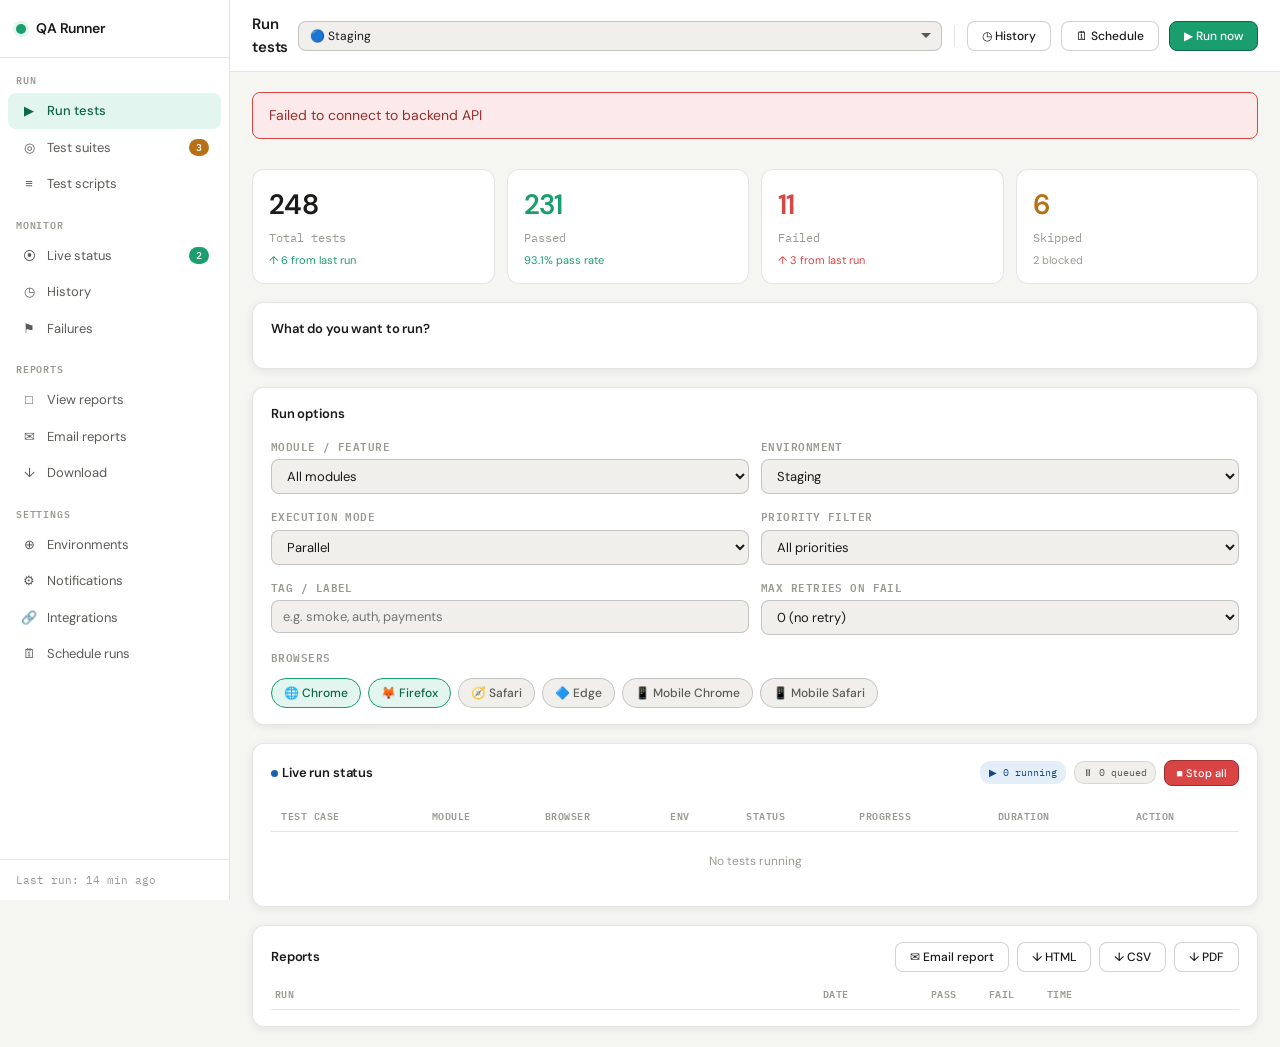
<file: frontend/index.html>
<!DOCTYPE html>
<html lang="en">
<head>
<meta charset="UTF-8">
<meta name="viewport" content="width=device-width, initial-scale=1.0">
<title>QA Test Runner Dashboard</title>
<link href="https://fonts.googleapis.com/css2?family=IBM+Plex+Mono:wght@400;500&family=DM+Sans:wght@400;500;600&display=swap" rel="stylesheet">
<link rel="stylesheet" href="css/style.css">
</head>
<body>
<div class="shell">

  <!-- Sidebar -->
  <aside class="sidebar">
    <div class="sidebar-logo">
      <div class="logo-dot"></div>
      QA Runner
    </div>
    <nav>
      <div class="nav-section">Run</div>
      <div class="nav-item active"><span class="ni-icon">▶</span> Run tests</div>
      <div class="nav-item"><span class="ni-icon">◎</span> Test suites <span class="badge warn">3</span></div>
      <div class="nav-item"><span class="ni-icon">≡</span> Test scripts</div>

      <div class="nav-section">Monitor</div>
      <div class="nav-item"><span class="ni-icon">⦿</span> Live status <span class="badge">2</span></div>
      <div class="nav-item"><span class="ni-icon">◷</span> History</div>
      <div class="nav-item"><span class="ni-icon">⚑</span> Failures</div>

      <div class="nav-section">Reports</div>
      <div class="nav-item"><span class="ni-icon">□</span> View reports</div>
      <div class="nav-item"><span class="ni-icon">✉</span> Email reports</div>
      <div class="nav-item"><span class="ni-icon">↓</span> Download</div>

      <div class="nav-section">Settings</div>
      <div class="nav-item"><span class="ni-icon">⊕</span> Environments</div>
      <div class="nav-item"><span class="ni-icon">⚙</span> Notifications</div>
      <div class="nav-item"><span class="ni-icon">🔗</span> Integrations</div>
      <div class="nav-item"><span class="ni-icon">🗓</span> Schedule runs</div>
    </nav>
    <div class="sidebar-footer">Last run: 14 min ago</div>
  </aside>

  <!-- Main -->
  <div class="main">
    <div class="topbar">
      <div class="topbar-title">Run tests</div>
      <select class="env-sel">
        <option value="Staging">🔵 Staging</option>
        <option value="Production">🟢 Production</option>
        <option value="QA">🟠 QA</option>
        <option value="Local">⚪ Local</option>
      </select>
      <div class="topbar-divider"></div>
      <button class="btn">◷ History</button>
      <button class="btn">🗓 Schedule</button>
      <button class="btn btn-green">▶ Run now</button>
    </div>

    <div class="content">

      <!-- Metrics -->
      <div class="metrics-row">
        <div class="metric">
          <div class="metric-val">248</div>
          <div class="metric-lbl">Total tests</div>
          <div class="metric-trend">↑ 6 from last run</div>
        </div>
        <div class="metric">
          <div class="metric-val green">231</div>
          <div class="metric-lbl">Passed</div>
          <div class="metric-trend">93.1% pass rate</div>
        </div>
        <div class="metric">
          <div class="metric-val red">11</div>
          <div class="metric-lbl">Failed</div>
          <div class="metric-trend neg">↑ 3 from last run</div>
        </div>
        <div class="metric">
          <div class="metric-val amber">6</div>
          <div class="metric-lbl">Skipped</div>
          <div class="metric-trend" style="color:var(--text3)">2 blocked</div>
        </div>
      </div>

      <!-- Run type selector -->
      <div class="panel">
        <div class="panel-head">
          <div class="section-title">What do you want to run?</div>
        </div>
        <div class="run-grid">
          <!-- Populated by JavaScript -->
        </div>
      </div>

      <!-- Run options -->
      <div class="panel">
        <div class="panel-head">
          <div class="section-title">Run options</div>
        </div>
        <div class="opts-grid" style="margin-bottom:14px">
          <div class="opt-group">
            <div class="opt-label">Module / Feature</div>
            <select>
              <option>All modules</option>
            </select>
          </div>
          <div class="opt-group">
            <div class="opt-label">Environment</div>
            <select>
              <option>Staging</option>
              <option>Production</option>
              <option>QA</option>
              <option>Local</option>
            </select>
          </div>
        </div>
        <div class="opts-grid" style="margin-bottom:14px">
          <div class="opt-group">
            <div class="opt-label">Execution mode</div>
            <select>
              <option>Parallel</option>
              <option>Sequential</option>
            </select>
          </div>
          <div class="opt-group">
            <div class="opt-label">Priority filter</div>
            <select>
              <option>All priorities</option>
              <option>P1 — Critical</option>
              <option>P2 — High</option>
              <option>P3 — Medium</option>
            </select>
          </div>
        </div>
        <div class="opts-grid" style="margin-bottom:14px">
          <div class="opt-group">
            <div class="opt-label">Tag / Label</div>
            <input type="text" placeholder="e.g. smoke, auth, payments">
          </div>
          <div class="opt-group">
            <div class="opt-label">Max retries on fail</div>
            <select>
              <option>0 (no retry)</option>
              <option>1 retry</option>
              <option>2 retries</option>
              <option>3 retries</option>
            </select>
          </div>
        </div>
        <div class="opt-group">
          <div class="opt-label" style="margin-bottom:7px">Browsers</div>
          <div class="browser-chips">
            <div class="chip on">🌐 Chrome</div>
            <div class="chip on">🦊 Firefox</div>
            <div class="chip">🧭 Safari</div>
            <div class="chip">🔷 Edge</div>
            <div class="chip">📱 Mobile Chrome</div>
            <div class="chip">📱 Mobile Safari</div>
          </div>
        </div>
      </div>

      <!-- Live status -->
      <div class="panel">
        <div class="panel-head">
          <div class="section-title">
            <span class="running-dot"></span>Live run status
          </div>
          <div style="display:flex;align-items:center;gap:8px">
            <span class="tag running">▶ 0 running</span>
            <span class="tag">⏸ 0 queued</span>
            <button class="btn btn-red" style="padding:5px 11px;font-size:11px">■ Stop all</button>
          </div>
        </div>
        <div class="status-wrap">
          <table class="status-table">
            <thead>
              <tr>
                <th>Test case</th>
                <th>Module</th>
                <th>Browser</th>
                <th>Env</th>
                <th>Status</th>
                <th>Progress</th>
                <th>Duration</th>
                <th>Action</th>
              </tr>
            </thead>
            <tbody>
              <tr>
                <td colspan="8" style="text-align:center;padding:20px;color:var(--text3)">No tests running</td>
              </tr>
            </tbody>
          </table>
        </div>
      </div>

      <!-- Reports -->
      <div class="panel">
        <div class="panel-head">
          <div class="section-title">Reports</div>
          <div style="display:flex;gap:8px">
            <button class="btn">✉ Email report</button>
            <button class="btn">↓ HTML</button>
            <button class="btn">↓ CSV</button>
            <button class="btn">↓ PDF</button>
          </div>
        </div>
        <div class="rh report-header">
          <div>Run</div><div>Date</div><div>Pass</div><div>Fail</div><div>Time</div><div></div>
        </div>
        <!-- Populated by JavaScript -->
      </div>

    </div><!-- /content -->
  </div><!-- /main -->
</div><!-- /shell -->

<script src="js/api.js"></script>
<script src="js/dashboard.js"></script>
</body>
</html>
</file>
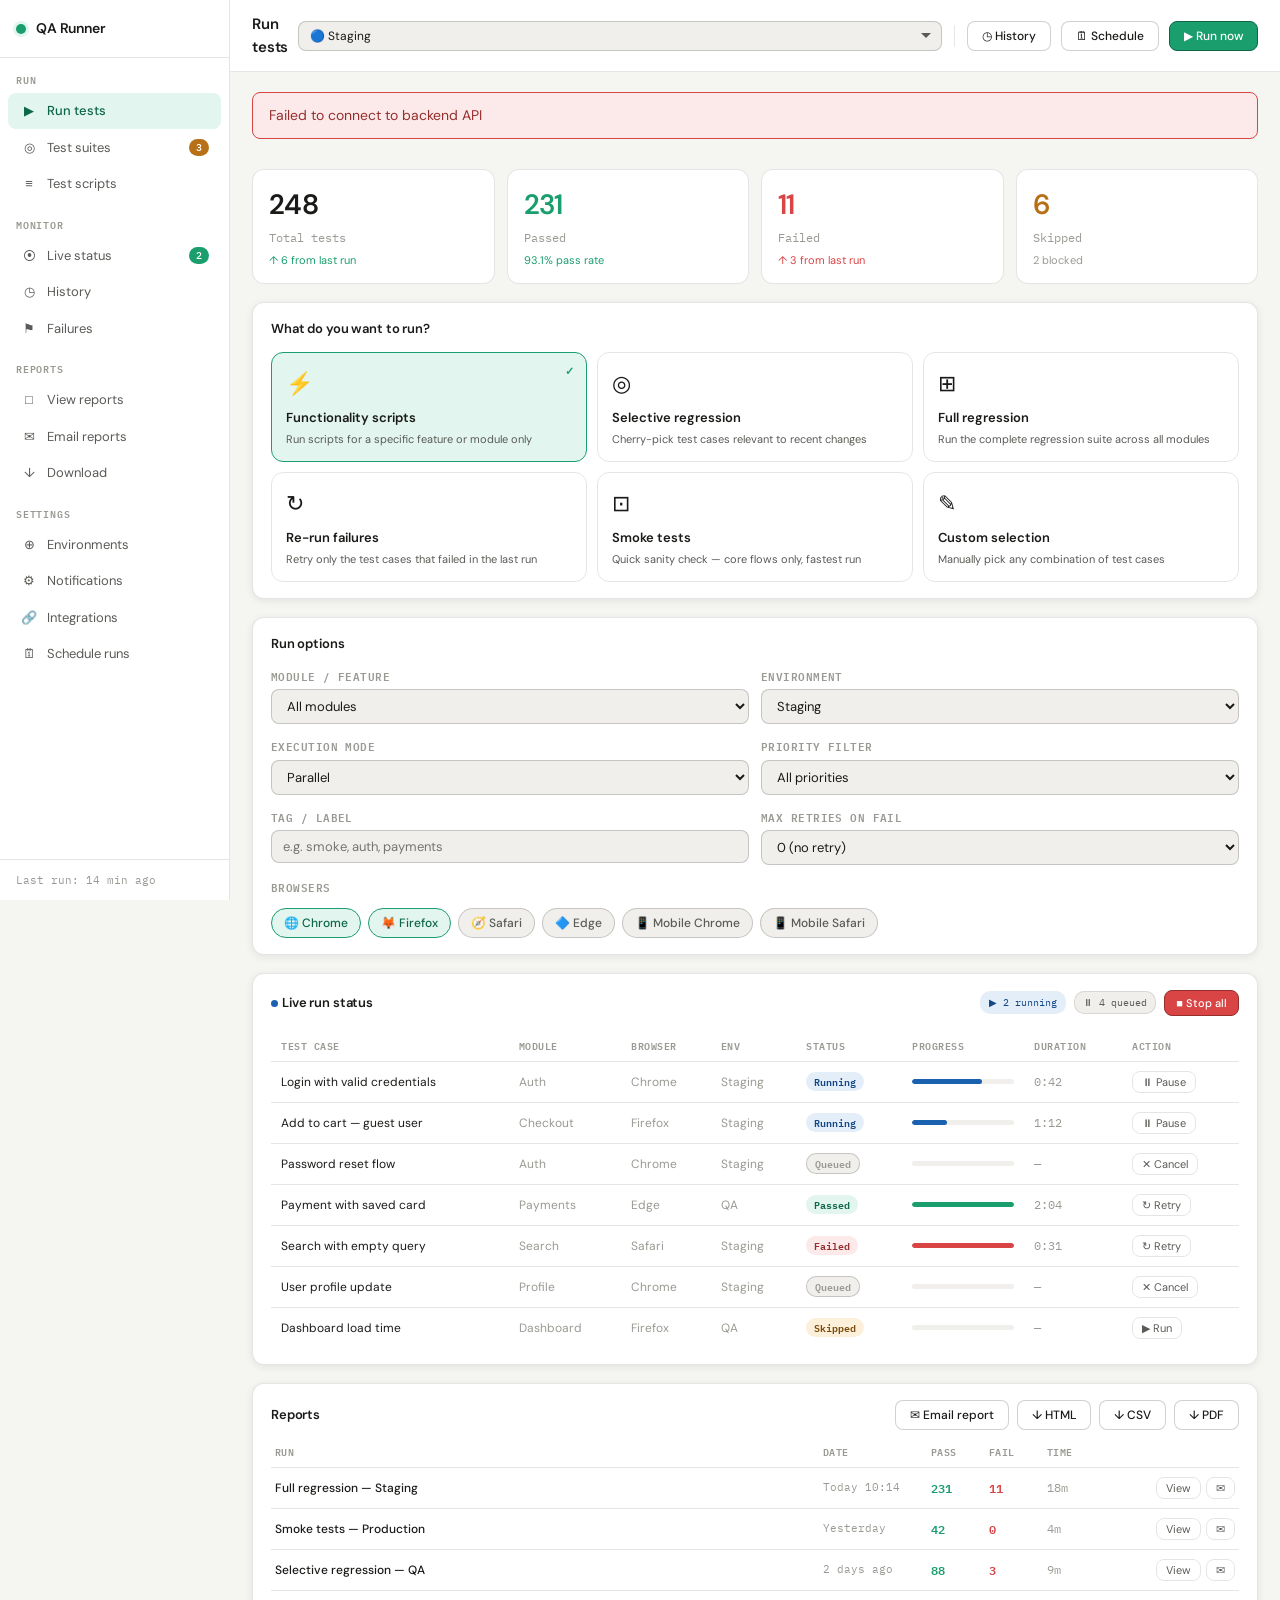
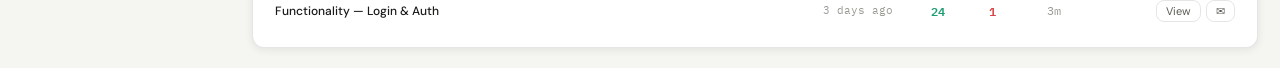
<file: qa_test_runner.html>
<!DOCTYPE html>
<html lang="en">
<head>
<meta charset="UTF-8">
<meta name="viewport" content="width=device-width, initial-scale=1.0">
<title>QA Test Runner Dashboard</title>
<link href="https://fonts.googleapis.com/css2?family=IBM+Plex+Mono:wght@400;500&family=DM+Sans:wght@400;500;600&display=swap" rel="stylesheet">
<link rel="stylesheet" href="frontend/css/style.css">
<style>
  *, *::before, *::after { box-sizing: border-box; margin: 0; padding: 0; }

  :root {
    --bg: #f5f5f2;
    --surface: #ffffff;
    --surface2: #f0efec;
    --border: rgba(0,0,0,0.1);
    --border2: rgba(0,0,0,0.18);
    --text: #1a1a18;
    --text2: #5a5a56;
    --text3: #9a9a94;
    --green: #1a9e6e;
    --green-bg: #e2f5ee;
    --green-text: #0e6649;
    --red: #d94444;
    --red-bg: #fceaea;
    --red-text: #962e2e;
    --amber: #b87016;
    --amber-bg: #fdf0da;
    --amber-text: #7a4a0a;
    --blue: #1a62b0;
    --blue-bg: #e4eef9;
    --blue-text: #134785;
    --gray-bg: #ebebе7;
    --radius: 8px;
    --radius-lg: 12px;
    --font: 'DM Sans', sans-serif;
    --mono: 'IBM Plex Mono', monospace;
    --sidebar-w: 230px;
  }

  body {
    font-family: var(--font);
    background: var(--bg);
    color: var(--text);
    min-height: 100vh;
    font-size: 14px;
    line-height: 1.5;
  }

  /* ── Layout ── */
  .shell {
    display: grid;
    grid-template-columns: var(--sidebar-w) 1fr;
    min-height: 100vh;
  }

  /* ── Sidebar ── */
  .sidebar {
    background: var(--surface);
    border-right: 1px solid var(--border);
    display: flex;
    flex-direction: column;
    position: sticky;
    top: 0;
    height: 100vh;
    overflow-y: auto;
  }

  .sidebar-logo {
    padding: 18px 16px;
    border-bottom: 1px solid var(--border);
    display: flex;
    align-items: center;
    gap: 10px;
    font-weight: 600;
    font-size: 14px;
    letter-spacing: -0.01em;
  }

  .logo-dot {
    width: 10px; height: 10px;
    border-radius: 50%;
    background: var(--green);
    box-shadow: 0 0 0 3px var(--green-bg);
  }

  .nav-section {
    padding: 14px 16px 5px;
    font-size: 10px;
    font-weight: 600;
    color: var(--text3);
    letter-spacing: 0.08em;
    text-transform: uppercase;
    font-family: var(--mono);
  }

  .nav-item {
    display: flex;
    align-items: center;
    gap: 9px;
    padding: 8px 12px;
    margin: 1px 8px;
    border-radius: var(--radius);
    cursor: pointer;
    font-size: 13px;
    color: var(--text2);
    transition: background 0.12s, color 0.12s;
    user-select: none;
  }
  .nav-item:hover { background: var(--surface2); color: var(--text); }
  .nav-item.active { background: var(--green-bg); color: var(--green-text); font-weight: 500; }
  .nav-item .ni-icon { font-size: 13px; width: 18px; text-align: center; flex-shrink: 0; }

  .badge {
    margin-left: auto;
    font-size: 10px;
    font-family: var(--mono);
    background: var(--green);
    color: #fff;
    border-radius: 10px;
    padding: 1px 7px;
    min-width: 20px;
    text-align: center;
    font-weight: 500;
  }
  .badge.warn { background: var(--amber); }

  .sidebar-footer {
    margin-top: auto;
    padding: 12px 16px;
    border-top: 1px solid var(--border);
    font-size: 11px;
    color: var(--text3);
    font-family: var(--mono);
  }

  /* ── Main ── */
  .main { display: flex; flex-direction: column; background: var(--bg); }

  .topbar {
    display: flex;
    align-items: center;
    gap: 10px;
    padding: 13px 22px;
    background: var(--surface);
    border-bottom: 1px solid var(--border);
    position: sticky;
    top: 0;
    z-index: 10;
  }

  .topbar-title { font-size: 15px; font-weight: 600; flex: 1; letter-spacing: -0.01em; }

  .env-sel {
    font-size: 12px;
    padding: 6px 11px;
    border: 1px solid var(--border2);
    border-radius: var(--radius);
    background: var(--surface2);
    color: var(--text);
    cursor: pointer;
    font-family: var(--font);
    appearance: none;
    background-image: url("data:image/svg+xml,%3Csvg xmlns='http://www.w3.org/2000/svg' width='12' height='12' viewBox='0 0 12 12'%3E%3Cpath fill='%235a5a56' d='M6 8L1 3h10z'/%3E%3C/svg%3E");
    background-repeat: no-repeat;
    background-position: right 9px center;
    padding-right: 28px;
  }

  .btn {
    font-size: 12px;
    font-family: var(--font);
    padding: 6px 14px;
    border-radius: var(--radius);
    border: 1px solid var(--border2);
    background: var(--surface);
    color: var(--text);
    cursor: pointer;
    white-space: nowrap;
    transition: background 0.12s;
    font-weight: 500;
  }
  .btn:hover { background: var(--surface2); }
  .btn-green { background: var(--green); color: #fff; border-color: var(--green-text); }
  .btn-green:hover { background: var(--green-text); }
  .btn-red { background: var(--red); color: #fff; border-color: var(--red-text); }
  .btn-red:hover { background: var(--red-text); }

  .topbar-divider { width: 1px; height: 22px; background: var(--border); margin: 0 2px; }

  /* ── Content ── */
  .content { padding: 20px 22px; display: flex; flex-direction: column; gap: 18px; }

  /* ── Metrics ── */
  .metrics-row {
    display: grid;
    grid-template-columns: repeat(4, minmax(0, 1fr));
    gap: 12px;
  }

  .metric {
    background: var(--surface);
    border: 1px solid var(--border);
    border-radius: var(--radius-lg);
    padding: 14px 16px;
    display: flex;
    flex-direction: column;
    gap: 3px;
  }
  .metric-val { font-size: 28px; font-weight: 600; letter-spacing: -0.02em; color: var(--text); }
  .metric-val.green { color: var(--green); }
  .metric-val.red { color: var(--red); }
  .metric-val.amber { color: var(--amber); }
  .metric-lbl { font-size: 12px; color: var(--text3); font-family: var(--mono); }
  .metric-trend { font-size: 11px; color: var(--green); margin-top: 2px; }
  .metric-trend.neg { color: var(--red); }

  /* ── Panels ── */
  .panel {
    background: var(--surface);
    border: 1px solid var(--border);
    border-radius: var(--radius-lg);
    padding: 16px 18px;
  }

  .panel-head {
    display: flex;
    align-items: center;
    justify-content: space-between;
    margin-bottom: 14px;
  }

  .section-title {
    font-size: 13px;
    font-weight: 600;
    color: var(--text);
    letter-spacing: -0.01em;
  }

  /* ── Run type cards ── */
  .run-grid {
    display: grid;
    grid-template-columns: repeat(3, minmax(0, 1fr));
    gap: 10px;
  }

  .run-card {
    border: 1.5px solid var(--border);
    border-radius: var(--radius-lg);
    padding: 14px;
    cursor: pointer;
    transition: border-color 0.15s, background 0.15s;
    position: relative;
  }
  .run-card:hover { border-color: var(--border2); background: var(--surface2); }
  .run-card.selected { border-color: var(--green); background: var(--green-bg); }
  .run-card.selected::after {
    content: '✓';
    position: absolute;
    top: 10px; right: 12px;
    font-size: 11px;
    color: var(--green);
    font-weight: 700;
  }

  .rc-icon { font-size: 22px; margin-bottom: 8px; }
  .rc-title { font-size: 13px; font-weight: 600; color: var(--text); margin-bottom: 3px; }
  .rc-desc { font-size: 11px; color: var(--text2); line-height: 1.5; }

  /* ── Options ── */
  .opts-grid { display: grid; grid-template-columns: 1fr 1fr; gap: 12px; }
  .opt-group { display: flex; flex-direction: column; gap: 5px; }
  .opt-label { font-size: 11px; font-weight: 600; color: var(--text3); font-family: var(--mono); text-transform: uppercase; letter-spacing: 0.04em; }

  select, input[type="text"] {
    font-size: 13px;
    font-family: var(--font);
    padding: 7px 11px;
    border: 1px solid var(--border2);
    border-radius: var(--radius);
    background: var(--surface2);
    color: var(--text);
    cursor: pointer;
    width: 100%;
  }
  select:focus, input:focus { outline: 2px solid var(--green); outline-offset: 1px; }

  .browser-chips { display: flex; gap: 7px; flex-wrap: wrap; }
  .chip {
    display: flex; align-items: center; gap: 6px;
    padding: 5px 12px;
    border-radius: 20px;
    border: 1px solid var(--border2);
    font-size: 12px;
    cursor: pointer;
    color: var(--text2);
    background: var(--surface2);
    font-weight: 500;
    transition: all 0.12s;
    user-select: none;
  }
  .chip:hover { border-color: var(--green); color: var(--green-text); }
  .chip.on { border-color: var(--green); color: var(--green-text); background: var(--green-bg); }

  /* ── Status table ── */
  .status-wrap { overflow-x: auto; }
  .status-table { width: 100%; border-collapse: collapse; font-size: 12px; min-width: 680px; }
  .status-table th {
    text-align: left;
    padding: 8px 10px;
    font-size: 10px;
    font-weight: 600;
    color: var(--text3);
    font-family: var(--mono);
    text-transform: uppercase;
    letter-spacing: 0.05em;
    border-bottom: 1px solid var(--border);
    white-space: nowrap;
  }
  .status-table td {
    padding: 9px 10px;
    border-bottom: 1px solid var(--border);
    color: var(--text);
    vertical-align: middle;
  }
  .status-table tr:last-child td { border-bottom: none; }
  .status-table tr:hover td { background: var(--surface2); }

  .pill {
    display: inline-block;
    font-size: 10px;
    font-weight: 600;
    font-family: var(--mono);
    padding: 2px 8px;
    border-radius: 10px;
    white-space: nowrap;
  }
  .pill.pass { background: var(--green-bg); color: var(--green-text); }
  .pill.fail { background: var(--red-bg); color: var(--red-text); }
  .pill.run { background: var(--blue-bg); color: var(--blue-text); }
  .pill.queue { background: var(--surface2); color: var(--text3); border: 1px solid var(--border2); }
  .pill.skip { background: var(--amber-bg); color: var(--amber-text); }

  .prog-wrap { background: var(--surface2); border-radius: 4px; height: 5px; overflow: hidden; min-width: 70px; }
  .prog-inner { height: 100%; border-radius: 4px; background: var(--green); transition: width 0.3s; }
  .prog-inner.amber { background: var(--amber); }
  .prog-inner.red { background: var(--red); }
  .prog-inner.blue { background: var(--blue); }

  .icon-btn {
    font-size: 11px;
    padding: 3px 9px;
    border-radius: var(--radius);
    border: 1px solid var(--border);
    background: transparent;
    color: var(--text2);
    cursor: pointer;
    font-family: var(--font);
    transition: background 0.12s;
  }
  .icon-btn:hover { background: var(--surface2); color: var(--text); }

  .tag {
    font-size: 10px;
    font-family: var(--mono);
    padding: 3px 8px;
    border-radius: 10px;
    background: var(--surface2);
    color: var(--text2);
    border: 1px solid var(--border);
    white-space: nowrap;
  }
  .tag.running { background: var(--blue-bg); color: var(--blue-text); border-color: transparent; }

  /* ── Reports rows ── */
  .report-row {
    display: grid;
    grid-template-columns: 1fr 100px 50px 50px 60px 120px;
    align-items: center;
    gap: 8px;
    padding: 9px 4px;
    border-bottom: 1px solid var(--border);
    font-size: 12px;
  }
  .report-row:last-child { border-bottom: none; }
  .report-row:hover { background: var(--surface2); border-radius: var(--radius); }
  .report-header { font-size: 10px; font-family: var(--mono); color: var(--text3); font-weight: 600; text-transform: uppercase; letter-spacing: 0.04em; padding-bottom: 8px; border-bottom: 1px solid var(--border); }
  .rh { display: grid; grid-template-columns: 1fr 100px 50px 50px 60px 120px; gap: 8px; padding: 0 4px 8px; }
  .report-name { color: var(--text); font-weight: 500; }
  .report-date { color: var(--text3); font-family: var(--mono); font-size: 11px; }
  .cnt-pass { color: var(--green); font-family: var(--mono); font-weight: 600; }
  .cnt-fail { color: var(--red); font-family: var(--mono); font-weight: 600; }
  .cnt-time { color: var(--text3); font-family: var(--mono); }
  .row-btns { display: flex; gap: 5px; justify-content: flex-end; }

  /* ── Responsive ── */
  @media (max-width: 900px) {
    .shell { grid-template-columns: 1fr; }
    .sidebar { display: none; }
    .run-grid { grid-template-columns: 1fr 1fr; }
    .metrics-row { grid-template-columns: 1fr 1fr; }
  }
  @media (max-width: 580px) {
    .run-grid { grid-template-columns: 1fr; }
    .opts-grid { grid-template-columns: 1fr; }
    .metrics-row { grid-template-columns: 1fr 1fr; }
  }

  /* ── Animations ── */
  @keyframes pulse { 0%,100%{opacity:1} 50%{opacity:0.5} }
  .running-dot { display: inline-block; width: 7px; height: 7px; border-radius: 50%; background: var(--blue); animation: pulse 1.4s ease-in-out infinite; vertical-align: middle; margin-right: 4px; }
</style>
</head>
<body>
<div class="shell">

  <!-- Sidebar -->
  <aside class="sidebar">
    <div class="sidebar-logo">
      <div class="logo-dot"></div>
      QA Runner
    </div>
    <nav>
      <div class="nav-section">Run</div>
      <div class="nav-item active"><span class="ni-icon">▶</span> Run tests</div>
      <div class="nav-item"><span class="ni-icon">◎</span> Test suites <span class="badge warn">3</span></div>
      <div class="nav-item"><span class="ni-icon">≡</span> Test scripts</div>

      <div class="nav-section">Monitor</div>
      <div class="nav-item"><span class="ni-icon">⦿</span> Live status <span class="badge">2</span></div>
      <div class="nav-item"><span class="ni-icon">◷</span> History</div>
      <div class="nav-item"><span class="ni-icon">⚑</span> Failures</div>

      <div class="nav-section">Reports</div>
      <div class="nav-item"><span class="ni-icon">□</span> View reports</div>
      <div class="nav-item"><span class="ni-icon">✉</span> Email reports</div>
      <div class="nav-item"><span class="ni-icon">↓</span> Download</div>

      <div class="nav-section">Settings</div>
      <div class="nav-item"><span class="ni-icon">⊕</span> Environments</div>
      <div class="nav-item"><span class="ni-icon">⚙</span> Notifications</div>
      <div class="nav-item"><span class="ni-icon">🔗</span> Integrations</div>
      <div class="nav-item"><span class="ni-icon">🗓</span> Schedule runs</div>
    </nav>
    <div class="sidebar-footer">Last run: 14 min ago</div>
  </aside>

  <!-- Main -->
  <div class="main">
    <div class="topbar">
      <div class="topbar-title">Run tests</div>
      <select class="env-sel">
        <option>🔵  Staging</option>
        <option>🟢  Production</option>
        <option>🟠  QA</option>
        <option>⚪  Local</option>
      </select>
      <div class="topbar-divider"></div>
      <button class="btn">◷ History</button>
      <button class="btn">🗓 Schedule</button>
      <button class="btn btn-green">▶ Run now</button>
    </div>

    <div class="content">

      <!-- Metrics -->
      <div class="metrics-row">
        <div class="metric">
          <div class="metric-val">248</div>
          <div class="metric-lbl">Total tests</div>
          <div class="metric-trend">↑ 6 from last run</div>
        </div>
        <div class="metric">
          <div class="metric-val green">231</div>
          <div class="metric-lbl">Passed</div>
          <div class="metric-trend">93.1% pass rate</div>
        </div>
        <div class="metric">
          <div class="metric-val red">11</div>
          <div class="metric-lbl">Failed</div>
          <div class="metric-trend neg">↑ 3 from last run</div>
        </div>
        <div class="metric">
          <div class="metric-val amber">6</div>
          <div class="metric-lbl">Skipped</div>
          <div class="metric-trend" style="color:var(--text3)">2 blocked</div>
        </div>
      </div>

      <!-- Run type selector -->
      <div class="panel">
        <div class="panel-head">
          <div class="section-title">What do you want to run?</div>
        </div>
        <div class="run-grid">
          <div class="run-card selected" onclick="selectRun(this)">
            <div class="rc-icon">⚡</div>
            <div class="rc-title">Functionality scripts</div>
            <div class="rc-desc">Run scripts for a specific feature or module only</div>
          </div>
          <div class="run-card" onclick="selectRun(this)">
            <div class="rc-icon">◎</div>
            <div class="rc-title">Selective regression</div>
            <div class="rc-desc">Cherry-pick test cases relevant to recent changes</div>
          </div>
          <div class="run-card" onclick="selectRun(this)">
            <div class="rc-icon">⊞</div>
            <div class="rc-title">Full regression</div>
            <div class="rc-desc">Run the complete regression suite across all modules</div>
          </div>
          <div class="run-card" onclick="selectRun(this)">
            <div class="rc-icon">↻</div>
            <div class="rc-title">Re-run failures</div>
            <div class="rc-desc">Retry only the test cases that failed in the last run</div>
          </div>
          <div class="run-card" onclick="selectRun(this)">
            <div class="rc-icon">⊡</div>
            <div class="rc-title">Smoke tests</div>
            <div class="rc-desc">Quick sanity check — core flows only, fastest run</div>
          </div>
          <div class="run-card" onclick="selectRun(this)">
            <div class="rc-icon">✎</div>
            <div class="rc-title">Custom selection</div>
            <div class="rc-desc">Manually pick any combination of test cases</div>
          </div>
        </div>
      </div>

      <!-- Run options -->
      <div class="panel">
        <div class="panel-head">
          <div class="section-title">Run options</div>
        </div>
        <div class="opts-grid" style="margin-bottom:14px">
          <div class="opt-group">
            <div class="opt-label">Module / Feature</div>
            <select>
              <option>All modules</option>
              <option>Login &amp; auth</option>
              <option>Checkout</option>
              <option>User profile</option>
              <option>Search</option>
              <option>Payments</option>
              <option>Dashboard</option>
            </select>
          </div>
          <div class="opt-group">
            <div class="opt-label">Environment</div>
            <select>
              <option>Staging</option>
              <option>Production</option>
              <option>QA</option>
              <option>Local</option>
            </select>
          </div>
        </div>
        <div class="opts-grid" style="margin-bottom:14px">
          <div class="opt-group">
            <div class="opt-label">Execution mode</div>
            <select>
              <option>Parallel</option>
              <option>Sequential</option>
            </select>
          </div>
          <div class="opt-group">
            <div class="opt-label">Priority filter</div>
            <select>
              <option>All priorities</option>
              <option>P1 — Critical</option>
              <option>P2 — High</option>
              <option>P3 — Medium</option>
            </select>
          </div>
        </div>
        <div class="opts-grid" style="margin-bottom:14px">
          <div class="opt-group">
            <div class="opt-label">Tag / Label</div>
            <input type="text" placeholder="e.g. smoke, auth, payments">
          </div>
          <div class="opt-group">
            <div class="opt-label">Max retries on fail</div>
            <select>
              <option>0 (no retry)</option>
              <option>1 retry</option>
              <option>2 retries</option>
              <option>3 retries</option>
            </select>
          </div>
        </div>
        <div class="opt-group">
          <div class="opt-label" style="margin-bottom:7px">Browsers</div>
          <div class="browser-chips">
            <div class="chip on" onclick="toggleChip(this)">🌐 Chrome</div>
            <div class="chip on" onclick="toggleChip(this)">🦊 Firefox</div>
            <div class="chip" onclick="toggleChip(this)">🧭 Safari</div>
            <div class="chip" onclick="toggleChip(this)">🔷 Edge</div>
            <div class="chip" onclick="toggleChip(this)">📱 Mobile Chrome</div>
            <div class="chip" onclick="toggleChip(this)">📱 Mobile Safari</div>
          </div>
        </div>
      </div>

      <!-- Live status -->
      <div class="panel">
        <div class="panel-head">
          <div class="section-title">
            <span class="running-dot"></span>Live run status
          </div>
          <div style="display:flex;align-items:center;gap:8px">
            <span class="tag running">▶ 2 running</span>
            <span class="tag">⏸ 4 queued</span>
            <button class="btn btn-red" style="padding:5px 11px;font-size:11px">■ Stop all</button>
          </div>
        </div>
        <div class="status-wrap">
          <table class="status-table">
            <thead>
              <tr>
                <th>Test case</th>
                <th>Module</th>
                <th>Browser</th>
                <th>Env</th>
                <th>Status</th>
                <th>Progress</th>
                <th>Duration</th>
                <th>Action</th>
              </tr>
            </thead>
            <tbody>
              <tr>
                <td>Login with valid credentials</td>
                <td style="color:var(--text3)">Auth</td>
                <td style="color:var(--text3)">Chrome</td>
                <td style="color:var(--text3)">Staging</td>
                <td><span class="pill run">Running</span></td>
                <td><div class="prog-wrap"><div class="prog-inner blue" style="width:68%"></div></div></td>
                <td style="color:var(--text3);font-family:var(--mono)">0:42</td>
                <td><button class="icon-btn">⏸ Pause</button></td>
              </tr>
              <tr>
                <td>Add to cart — guest user</td>
                <td style="color:var(--text3)">Checkout</td>
                <td style="color:var(--text3)">Firefox</td>
                <td style="color:var(--text3)">Staging</td>
                <td><span class="pill run">Running</span></td>
                <td><div class="prog-wrap"><div class="prog-inner blue" style="width:34%"></div></div></td>
                <td style="color:var(--text3);font-family:var(--mono)">1:12</td>
                <td><button class="icon-btn">⏸ Pause</button></td>
              </tr>
              <tr>
                <td>Password reset flow</td>
                <td style="color:var(--text3)">Auth</td>
                <td style="color:var(--text3)">Chrome</td>
                <td style="color:var(--text3)">Staging</td>
                <td><span class="pill queue">Queued</span></td>
                <td><div class="prog-wrap"><div class="prog-inner" style="width:0%"></div></div></td>
                <td style="color:var(--text3);font-family:var(--mono)">—</td>
                <td><button class="icon-btn">✕ Cancel</button></td>
              </tr>
              <tr>
                <td>Payment with saved card</td>
                <td style="color:var(--text3)">Payments</td>
                <td style="color:var(--text3)">Edge</td>
                <td style="color:var(--text3)">QA</td>
                <td><span class="pill pass">Passed</span></td>
                <td><div class="prog-wrap"><div class="prog-inner" style="width:100%"></div></div></td>
                <td style="color:var(--text3);font-family:var(--mono)">2:04</td>
                <td><button class="icon-btn">↻ Retry</button></td>
              </tr>
              <tr>
                <td>Search with empty query</td>
                <td style="color:var(--text3)">Search</td>
                <td style="color:var(--text3)">Safari</td>
                <td style="color:var(--text3)">Staging</td>
                <td><span class="pill fail">Failed</span></td>
                <td><div class="prog-wrap"><div class="prog-inner red" style="width:100%"></div></div></td>
                <td style="color:var(--text3);font-family:var(--mono)">0:31</td>
                <td><button class="icon-btn">↻ Retry</button></td>
              </tr>
              <tr>
                <td>User profile update</td>
                <td style="color:var(--text3)">Profile</td>
                <td style="color:var(--text3)">Chrome</td>
                <td style="color:var(--text3)">Staging</td>
                <td><span class="pill queue">Queued</span></td>
                <td><div class="prog-wrap"><div class="prog-inner" style="width:0%"></div></div></td>
                <td style="color:var(--text3);font-family:var(--mono)">—</td>
                <td><button class="icon-btn">✕ Cancel</button></td>
              </tr>
              <tr>
                <td>Dashboard load time</td>
                <td style="color:var(--text3)">Dashboard</td>
                <td style="color:var(--text3)">Firefox</td>
                <td style="color:var(--text3)">QA</td>
                <td><span class="pill skip">Skipped</span></td>
                <td><div class="prog-wrap"><div class="prog-inner amber" style="width:0%"></div></div></td>
                <td style="color:var(--text3);font-family:var(--mono)">—</td>
                <td><button class="icon-btn">▶ Run</button></td>
              </tr>
            </tbody>
          </table>
        </div>
      </div>

      <!-- Reports -->
      <div class="panel">
        <div class="panel-head">
          <div class="section-title">Reports</div>
          <div style="display:flex;gap:8px">
            <button class="btn">✉ Email report</button>
            <button class="btn">↓ HTML</button>
            <button class="btn">↓ CSV</button>
            <button class="btn">↓ PDF</button>
          </div>
        </div>
        <div class="rh report-header">
          <div>Run</div><div>Date</div><div>Pass</div><div>Fail</div><div>Time</div><div></div>
        </div>
        <div class="report-row">
          <div class="report-name">Full regression — Staging</div>
          <div class="report-date">Today 10:14</div>
          <div class="cnt-pass">231</div>
          <div class="cnt-fail">11</div>
          <div class="cnt-time">18m</div>
          <div class="row-btns"><button class="icon-btn">View</button><button class="icon-btn">✉</button></div>
        </div>
        <div class="report-row">
          <div class="report-name">Smoke tests — Production</div>
          <div class="report-date">Yesterday</div>
          <div class="cnt-pass">42</div>
          <div class="cnt-fail">0</div>
          <div class="cnt-time">4m</div>
          <div class="row-btns"><button class="icon-btn">View</button><button class="icon-btn">✉</button></div>
        </div>
        <div class="report-row">
          <div class="report-name">Selective regression — QA</div>
          <div class="report-date">2 days ago</div>
          <div class="cnt-pass">88</div>
          <div class="cnt-fail">3</div>
          <div class="cnt-time">9m</div>
          <div class="row-btns"><button class="icon-btn">View</button><button class="icon-btn">✉</button></div>
        </div>
        <div class="report-row">
          <div class="report-name">Functionality — Login &amp; Auth</div>
          <div class="report-date">3 days ago</div>
          <div class="cnt-pass">24</div>
          <div class="cnt-fail">1</div>
          <div class="cnt-time">3m</div>
          <div class="row-btns"><button class="icon-btn">View</button><button class="icon-btn">✉</button></div>
        </div>
      </div>

    </div><!-- /content -->
  </div><!-- /main -->
</div><!-- /shell -->

<script src="frontend/js/api.js"></script>
<script src="frontend/js/dashboard.js"></script>
</body>
</html>
</file>
<file: frontend/css/style.css>
/*
QA Test Runner Dashboard - Main Stylesheet
Complete design system for the dashboard
*/

:root {
  --bg: #f5f5f2;
  --surface: #ffffff;
  --surface2: #f0efec;
  --border: rgba(0,0,0,0.1);
  --border2: rgba(0,0,0,0.18);
  --text: #1a1a18;
  --text2: #5a5a56;
  --text3: #9a9a94;
  --green: #1a9e6e;
  --green-bg: #e2f5ee;
  --green-text: #0e6649;
  --red: #d94444;
  --red-bg: #fceaea;
  --red-text: #962e2e;
  --amber: #b87016;
  --amber-bg: #fdf0da;
  --amber-text: #7a4a0a;
  --blue: #1a62b0;
  --blue-bg: #e4eef9;
  --blue-text: #134785;
  --gray-bg: #ebebе7;
  --radius: 8px;
  --radius-lg: 12px;
  --font: 'DM Sans', sans-serif;
  --mono: 'IBM Plex Mono', monospace;
  --sidebar-w: 230px;
  --shadow: 0 2px 8px rgba(0,0,0,0.08);
}

*, *::before, *::after {
  box-sizing: border-box;
  margin: 0;
  padding: 0;
}

body {
  font-family: var(--font);
  background: var(--bg);
  color: var(--text);
  min-height: 100vh;
  font-size: 14px;
  line-height: 1.5;
}

/* ── Layout ── */
.shell {
  display: grid;
  grid-template-columns: var(--sidebar-w) 1fr;
  min-height: 100vh;
}

/* ── Sidebar ── */
.sidebar {
  background: var(--surface);
  border-right: 1px solid var(--border);
  display: flex;
  flex-direction: column;
  position: sticky;
  top: 0;
  height: 100vh;
  overflow-y: auto;
}

.sidebar-logo {
  padding: 18px 16px;
  border-bottom: 1px solid var(--border);
  display: flex;
  align-items: center;
  gap: 10px;
  font-weight: 600;
  font-size: 14px;
  letter-spacing: -0.01em;
}

.logo-dot {
  width: 10px;
  height: 10px;
  border-radius: 50%;
  background: var(--green);
  box-shadow: 0 0 0 3px var(--green-bg);
}

.nav-section {
  padding: 14px 16px 5px;
  font-size: 10px;
  font-weight: 600;
  color: var(--text3);
  letter-spacing: 0.08em;
  text-transform: uppercase;
  font-family: var(--mono);
}

.nav-item {
  display: flex;
  align-items: center;
  gap: 9px;
  padding: 8px 12px;
  margin: 1px 8px;
  border-radius: var(--radius);
  cursor: pointer;
  font-size: 13px;
  color: var(--text2);
  transition: background 0.12s, color 0.12s;
  user-select: none;
}

.nav-item:hover {
  background: var(--surface2);
  color: var(--text);
}

.nav-item.active {
  background: var(--green-bg);
  color: var(--green-text);
  font-weight: 500;
}

.nav-item .ni-icon {
  font-size: 13px;
  width: 18px;
  text-align: center;
  flex-shrink: 0;
}

.badge {
  margin-left: auto;
  font-size: 10px;
  font-family: var(--mono);
  background: var(--green);
  color: #fff;
  border-radius: 10px;
  padding: 1px 7px;
  min-width: 20px;
  text-align: center;
  font-weight: 500;
}

.badge.warn {
  background: var(--amber);
}

.sidebar-footer {
  margin-top: auto;
  padding: 12px 16px;
  border-top: 1px solid var(--border);
  font-size: 11px;
  color: var(--text3);
  font-family: var(--mono);
}

/* ── Main ── */
.main {
  display: flex;
  flex-direction: column;
  background: var(--bg);
}

.topbar {
  display: flex;
  align-items: center;
  gap: 10px;
  padding: 13px 22px;
  background: var(--surface);
  border-bottom: 1px solid var(--border);
  position: sticky;
  top: 0;
  z-index: 10;
}

.topbar-title {
  font-size: 15px;
  font-weight: 600;
  flex: 1;
  letter-spacing: -0.01em;
}

.env-sel {
  font-size: 12px;
  padding: 6px 11px;
  border: 1px solid var(--border2);
  border-radius: var(--radius);
  background: var(--surface2);
  color: var(--text);
  cursor: pointer;
  font-family: var(--font);
  appearance: none;
  background-image: url("data:image/svg+xml,%3Csvg xmlns='http://www.w3.org/2000/svg' width='12' height='12' viewBox='0 0 12 12'%3E%3Cpath fill='%235a5a56' d='M6 8L1 3h10z'/%3E%3C/svg%3E");
  background-repeat: no-repeat;
  background-position: right 9px center;
  padding-right: 28px;
}

.btn {
  font-size: 12px;
  font-family: var(--font);
  padding: 6px 14px;
  border-radius: var(--radius);
  border: 1px solid var(--border2);
  background: var(--surface);
  color: var(--text);
  cursor: pointer;
  white-space: nowrap;
  transition: background 0.12s;
  font-weight: 500;
}

.btn:hover {
  background: var(--surface2);
}

.btn-green {
  background: var(--green);
  color: #fff;
  border-color: var(--green-text);
}

.btn-green:hover {
  background: var(--green-text);
}

.btn-red {
  background: var(--red);
  color: #fff;
  border-color: var(--red-text);
}

.btn-red:hover {
  background: var(--red-text);
}

.btn:disabled {
  opacity: 0.5;
  cursor: not-allowed;
}

.topbar-divider {
  width: 1px;
  height: 22px;
  background: var(--border);
  margin: 0 2px;
}

/* ── Content ── */
.content {
  padding: 20px 22px;
  display: flex;
  flex-direction: column;
  gap: 18px;
}

/* ── Metrics ── */
.metrics-row {
  display: grid;
  grid-template-columns: repeat(4, minmax(0, 1fr));
  gap: 12px;
}

.metric {
  background: var(--surface);
  border: 1px solid var(--border);
  border-radius: var(--radius-lg);
  padding: 14px 16px;
  display: flex;
  flex-direction: column;
  gap: 3px;
}

.metric-val {
  font-size: 28px;
  font-weight: 600;
  letter-spacing: -0.02em;
  color: var(--text);
}

.metric-val.green {
  color: var(--green);
}

.metric-val.red {
  color: var(--red);
}

.metric-val.amber {
  color: var(--amber);
}

.metric-lbl {
  font-size: 12px;
  color: var(--text3);
  font-family: var(--mono);
}

.metric-trend {
  font-size: 11px;
  color: var(--green);
  margin-top: 2px;
}

.metric-trend.neg {
  color: var(--red);
}

/* ── Panels ── */
.panel {
  background: var(--surface);
  border: 1px solid var(--border);
  border-radius: var(--radius-lg);
  padding: 16px 18px;
  box-shadow: var(--shadow);
}

.panel-head {
  display: flex;
  align-items: center;
  justify-content: space-between;
  margin-bottom: 14px;
}

.section-title {
  font-size: 13px;
  font-weight: 600;
  color: var(--text);
  letter-spacing: -0.01em;
}

/* ── Loading State ── */
.loading {
  display: flex;
  align-items: center;
  justify-content: center;
  padding: 40px 20px;
}

.spinner {
  border: 3px solid var(--surface2);
  border-top: 3px solid var(--green);
  border-radius: 50%;
  width: 30px;
  height: 30px;
  animation: spin 0.8s linear infinite;
}

@keyframes spin {
  0% { transform: rotate(0deg); }
  100% { transform: rotate(360deg); }
}

/* ── Run type cards ── */
.run-grid {
  display: grid;
  grid-template-columns: repeat(3, minmax(0, 1fr));
  gap: 10px;
}

.run-card {
  border: 1.5px solid var(--border);
  border-radius: var(--radius-lg);
  padding: 14px;
  cursor: pointer;
  transition: border-color 0.15s, background 0.15s;
  position: relative;
}

.run-card:hover {
  border-color: var(--border2);
  background: var(--surface2);
}

.run-card.selected {
  border-color: var(--green);
  background: var(--green-bg);
}

.run-card.selected::after {
  content: '✓';
  position: absolute;
  top: 10px;
  right: 12px;
  font-size: 11px;
  color: var(--green);
  font-weight: 700;
}

.rc-icon {
  font-size: 22px;
  margin-bottom: 8px;
}

.rc-title {
  font-size: 13px;
  font-weight: 600;
  color: var(--text);
  margin-bottom: 3px;
}

.rc-desc {
  font-size: 11px;
  color: var(--text2);
  line-height: 1.5;
}

/* ── Options ── */
.opts-grid {
  display: grid;
  grid-template-columns: 1fr 1fr;
  gap: 12px;
}

.opt-group {
  display: flex;
  flex-direction: column;
  gap: 5px;
}

.opt-label {
  font-size: 11px;
  font-weight: 600;
  color: var(--text3);
  font-family: var(--mono);
  text-transform: uppercase;
  letter-spacing: 0.04em;
}

select, input[type="text"] {
  font-size: 13px;
  font-family: var(--font);
  padding: 7px 11px;
  border: 1px solid var(--border2);
  border-radius: var(--radius);
  background: var(--surface2);
  color: var(--text);
  cursor: pointer;
  width: 100%;
}

select:focus, input:focus {
  outline: 2px solid var(--green);
  outline-offset: 1px;
}

.browser-chips {
  display: flex;
  gap: 7px;
  flex-wrap: wrap;
}

.chip {
  display: flex;
  align-items: center;
  gap: 6px;
  padding: 5px 12px;
  border-radius: 20px;
  border: 1px solid var(--border2);
  font-size: 12px;
  cursor: pointer;
  color: var(--text2);
  background: var(--surface2);
  font-weight: 500;
  transition: all 0.12s;
  user-select: none;
}

.chip:hover {
  border-color: var(--green);
  color: var(--green-text);
}

.chip.on {
  border-color: var(--green);
  color: var(--green-text);
  background: var(--green-bg);
}

/* ── Status table ── */
.status-wrap {
  overflow-x: auto;
}

.status-table {
  width: 100%;
  border-collapse: collapse;
  font-size: 12px;
  min-width: 680px;
}

.status-table th {
  text-align: left;
  padding: 8px 10px;
  font-size: 10px;
  font-weight: 600;
  color: var(--text3);
  font-family: var(--mono);
  text-transform: uppercase;
  letter-spacing: 0.05em;
  border-bottom: 1px solid var(--border);
  white-space: nowrap;
}

.status-table td {
  padding: 9px 10px;
  border-bottom: 1px solid var(--border);
  color: var(--text);
  vertical-align: middle;
}

.status-table tr:last-child td {
  border-bottom: none;
}

.status-table tr:hover td {
  background: var(--surface2);
}

.pill {
  display: inline-block;
  font-size: 10px;
  font-weight: 600;
  font-family: var(--mono);
  padding: 2px 8px;
  border-radius: 10px;
  white-space: nowrap;
}

.pill.pass {
  background: var(--green-bg);
  color: var(--green-text);
}

.pill.fail {
  background: var(--red-bg);
  color: var(--red-text);
}

.pill.run {
  background: var(--blue-bg);
  color: var(--blue-text);
}

.pill.queue {
  background: var(--surface2);
  color: var(--text3);
  border: 1px solid var(--border2);
}

.pill.skip {
  background: var(--amber-bg);
  color: var(--amber-text);
}

.pill.stopped {
  background: var(--surface2);
  color: var(--text2);
  border: 1px solid var(--border2);
}

.prog-wrap {
  background: var(--surface2);
  border-radius: 4px;
  height: 5px;
  overflow: hidden;
  min-width: 70px;
}

.prog-inner {
  height: 100%;
  border-radius: 4px;
  background: var(--green);
  transition: width 0.3s;
}

.prog-inner.amber {
  background: var(--amber);
}

.prog-inner.red {
  background: var(--red);
}

.prog-inner.blue {
  background: var(--blue);
}

.icon-btn {
  font-size: 11px;
  padding: 3px 9px;
  border-radius: var(--radius);
  border: 1px solid var(--border);
  background: transparent;
  color: var(--text2);
  cursor: pointer;
  font-family: var(--font);
  transition: background 0.12s;
}

.icon-btn:hover {
  background: var(--surface2);
  color: var(--text);
}

.tag {
  font-size: 10px;
  font-family: var(--mono);
  padding: 3px 8px;
  border-radius: 10px;
  background: var(--surface2);
  color: var(--text2);
  border: 1px solid var(--border);
  white-space: nowrap;
}

.tag.running {
  background: var(--blue-bg);
  color: var(--blue-text);
  border-color: transparent;
}

/* ── Reports rows ── */
.report-row {
  display: grid;
  grid-template-columns: 1fr 100px 50px 50px 60px 120px;
  align-items: center;
  gap: 8px;
  padding: 9px 4px;
  border-bottom: 1px solid var(--border);
  font-size: 12px;
}

.report-row:last-child {
  border-bottom: none;
}

.report-row:hover {
  background: var(--surface2);
  border-radius: var(--radius);
}

.report-header {
  font-size: 10px;
  font-family: var(--mono);
  color: var(--text3);
  font-weight: 600;
  text-transform: uppercase;
  letter-spacing: 0.04em;
  padding-bottom: 8px;
  border-bottom: 1px solid var(--border);
}

.rh {
  display: grid;
  grid-template-columns: 1fr 100px 50px 50px 60px 120px;
  gap: 8px;
  padding: 0 4px 8px;
}

.report-name {
  color: var(--text);
  font-weight: 500;
}

.report-date {
  color: var(--text3);
  font-family: var(--mono);
  font-size: 11px;
}

.cnt-pass {
  color: var(--green);
  font-family: var(--mono);
  font-weight: 600;
}

.cnt-fail {
  color: var(--red);
  font-family: var(--mono);
  font-weight: 600;
}

.cnt-time {
  color: var(--text3);
  font-family: var(--mono);
}

.row-btns {
  display: flex;
  gap: 5px;
  justify-content: flex-end;
}

/* ── Modal ── */
.modal {
  display: none;
  position: fixed;
  z-index: 1000;
  left: 0;
  top: 0;
  width: 100%;
  height: 100%;
  background-color: rgba(0,0,0,0.4);
}

.modal.show {
  display: flex;
  align-items: center;
  justify-content: center;
}

.modal-content {
  background: var(--surface);
  padding: 20px;
  border-radius: var(--radius-lg);
  max-width: 500px;
  max-height: 80vh;
  overflow-y: auto;
  box-shadow: 0 4px 16px rgba(0,0,0,0.2);
}

.modal-header {
  font-size: 16px;
  font-weight: 600;
  margin-bottom: 15px;
}

.modal-close {
  float: right;
  cursor: pointer;
  color: var(--text3);
  font-size: 24px;
}

/* ── Responsive ── */
@media (max-width: 900px) {
  .shell {
    grid-template-columns: 1fr;
  }

  .sidebar {
    display: none;
  }

  .run-grid {
    grid-template-columns: 1fr 1fr;
  }

  .metrics-row {
    grid-template-columns: 1fr 1fr;
  }
}

@media (max-width: 580px) {
  .run-grid {
    grid-template-columns: 1fr;
  }

  .opts-grid {
    grid-template-columns: 1fr;
  }

  .metrics-row {
    grid-template-columns: 1fr 1fr;
  }

  .report-row,
  .rh {
    grid-template-columns: 1fr;
  }

  .row-btns {
    justify-content: flex-start;
  }
}

/* ── Animations ── */
@keyframes pulse {
  0%, 100% { opacity: 1; }
  50% { opacity: 0.5; }
}

.running-dot {
  display: inline-block;
  width: 7px;
  height: 7px;
  border-radius: 50%;
  background: var(--blue);
  animation: pulse 1.4s ease-in-out infinite;
  vertical-align: middle;
  margin-right: 4px;
}

/* ── Alert messages ── */
.alert {
  padding: 12px 16px;
  border-radius: var(--radius);
  margin-bottom: 12px;
  display: flex;
  align-items: center;
  gap: 10px;
}

.alert.success {
  background: var(--green-bg);
  color: var(--green-text);
  border: 1px solid var(--green);
}

.alert.error {
  background: var(--red-bg);
  color: var(--red-text);
  border: 1px solid var(--red);
}

.alert.info {
  background: var(--blue-bg);
  color: var(--blue-text);
  border: 1px solid var(--blue);
}
</file>
